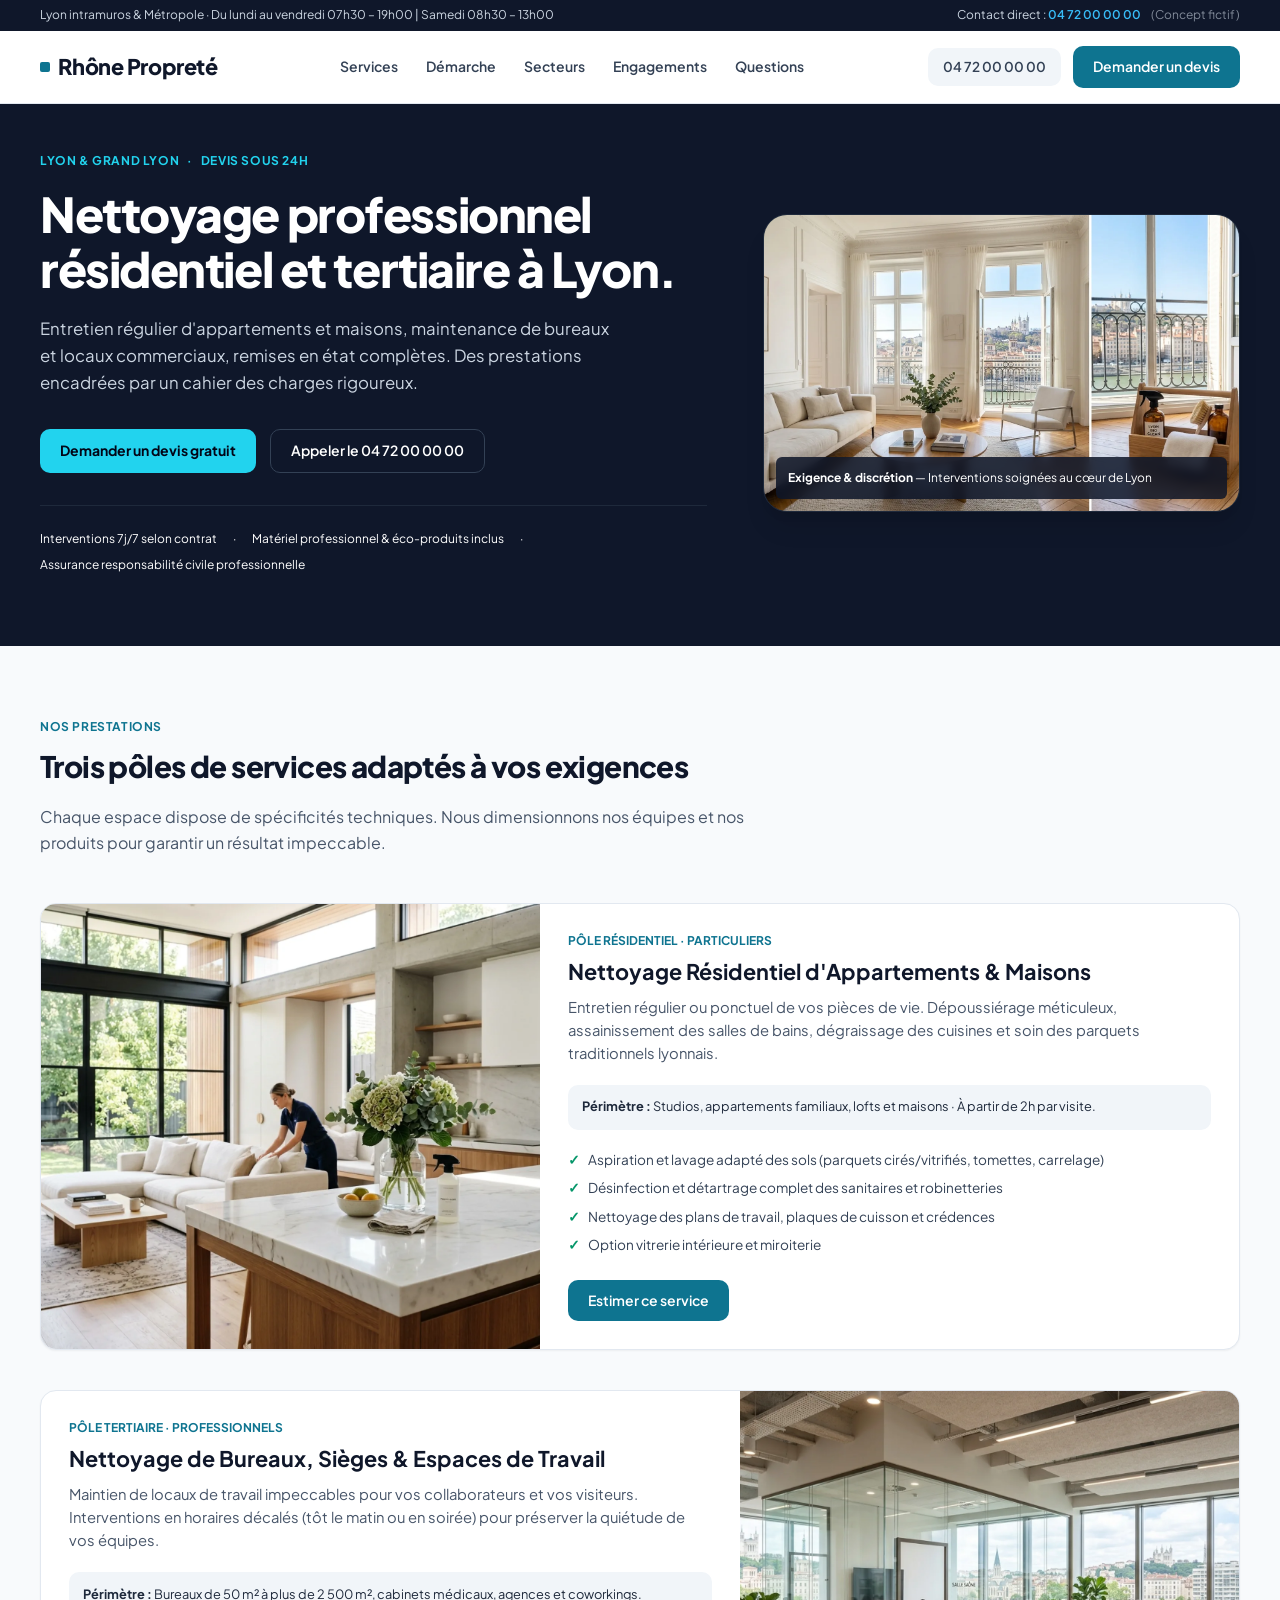
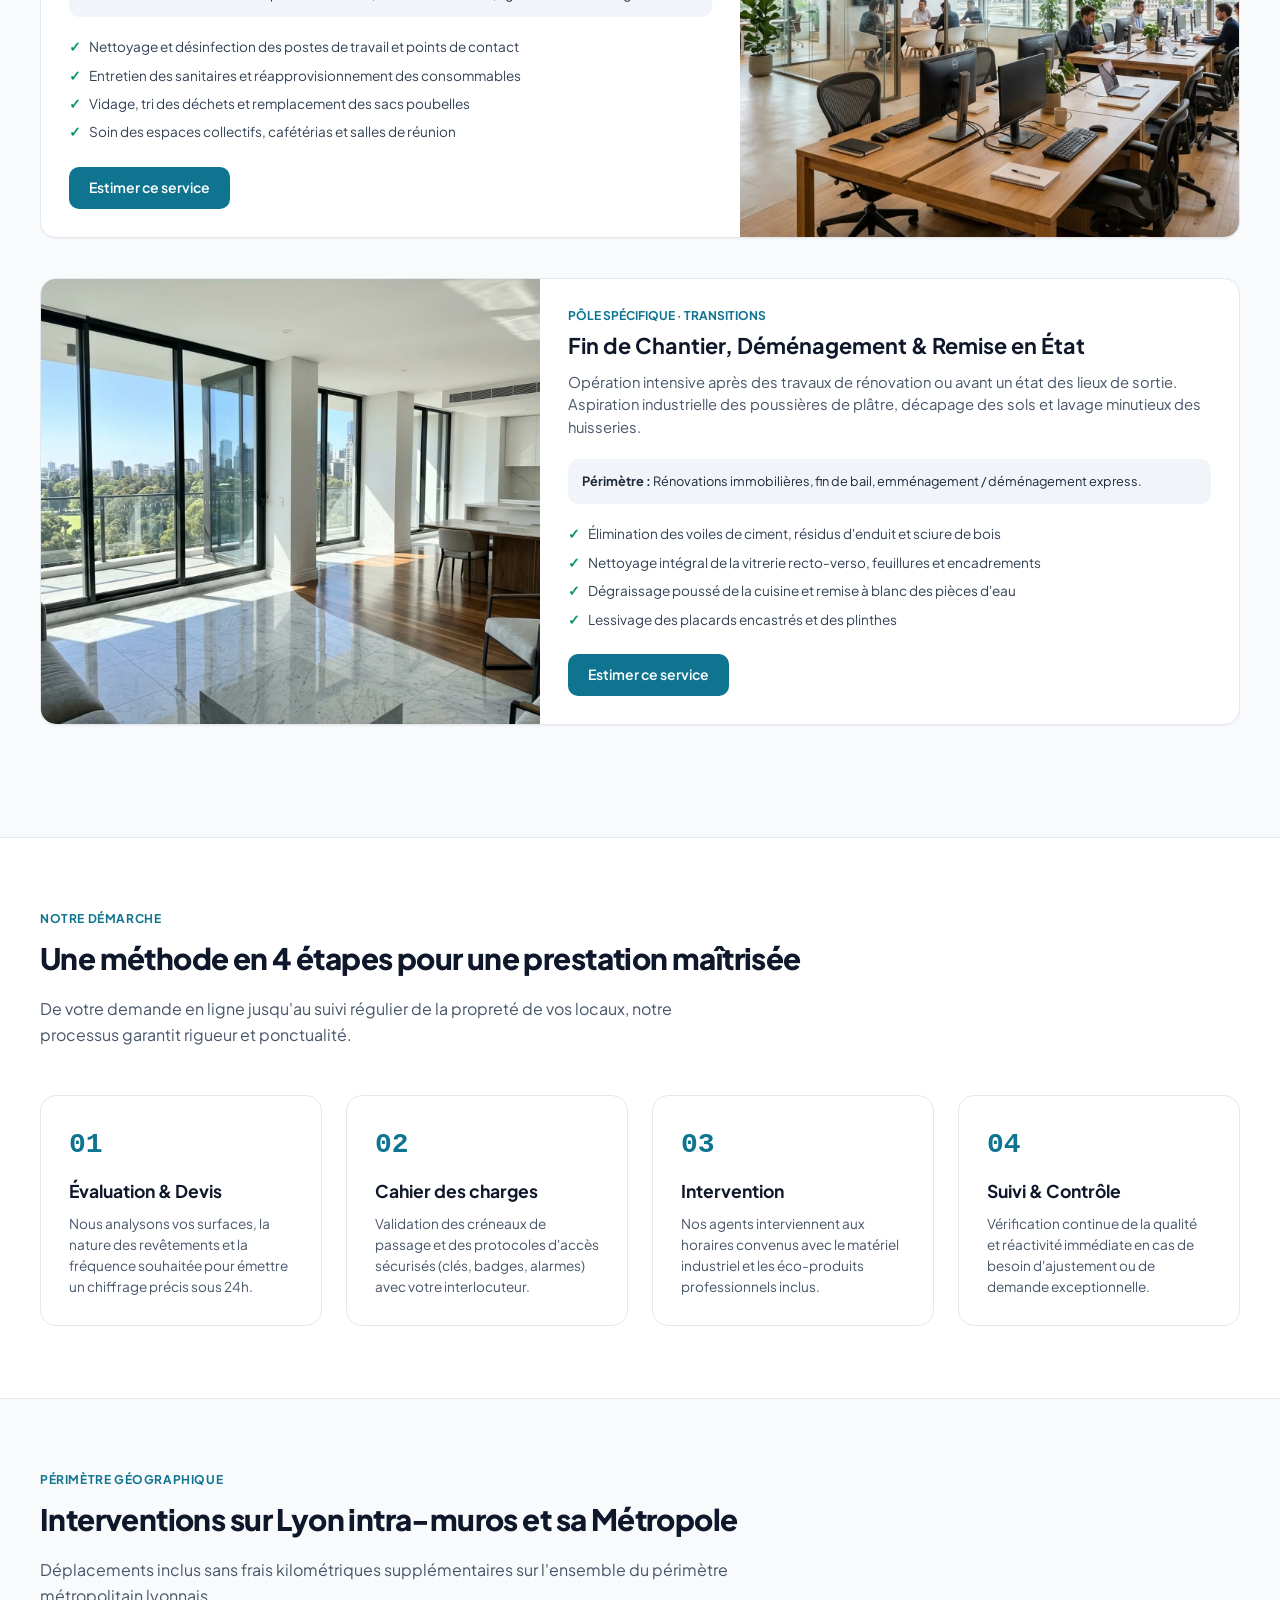
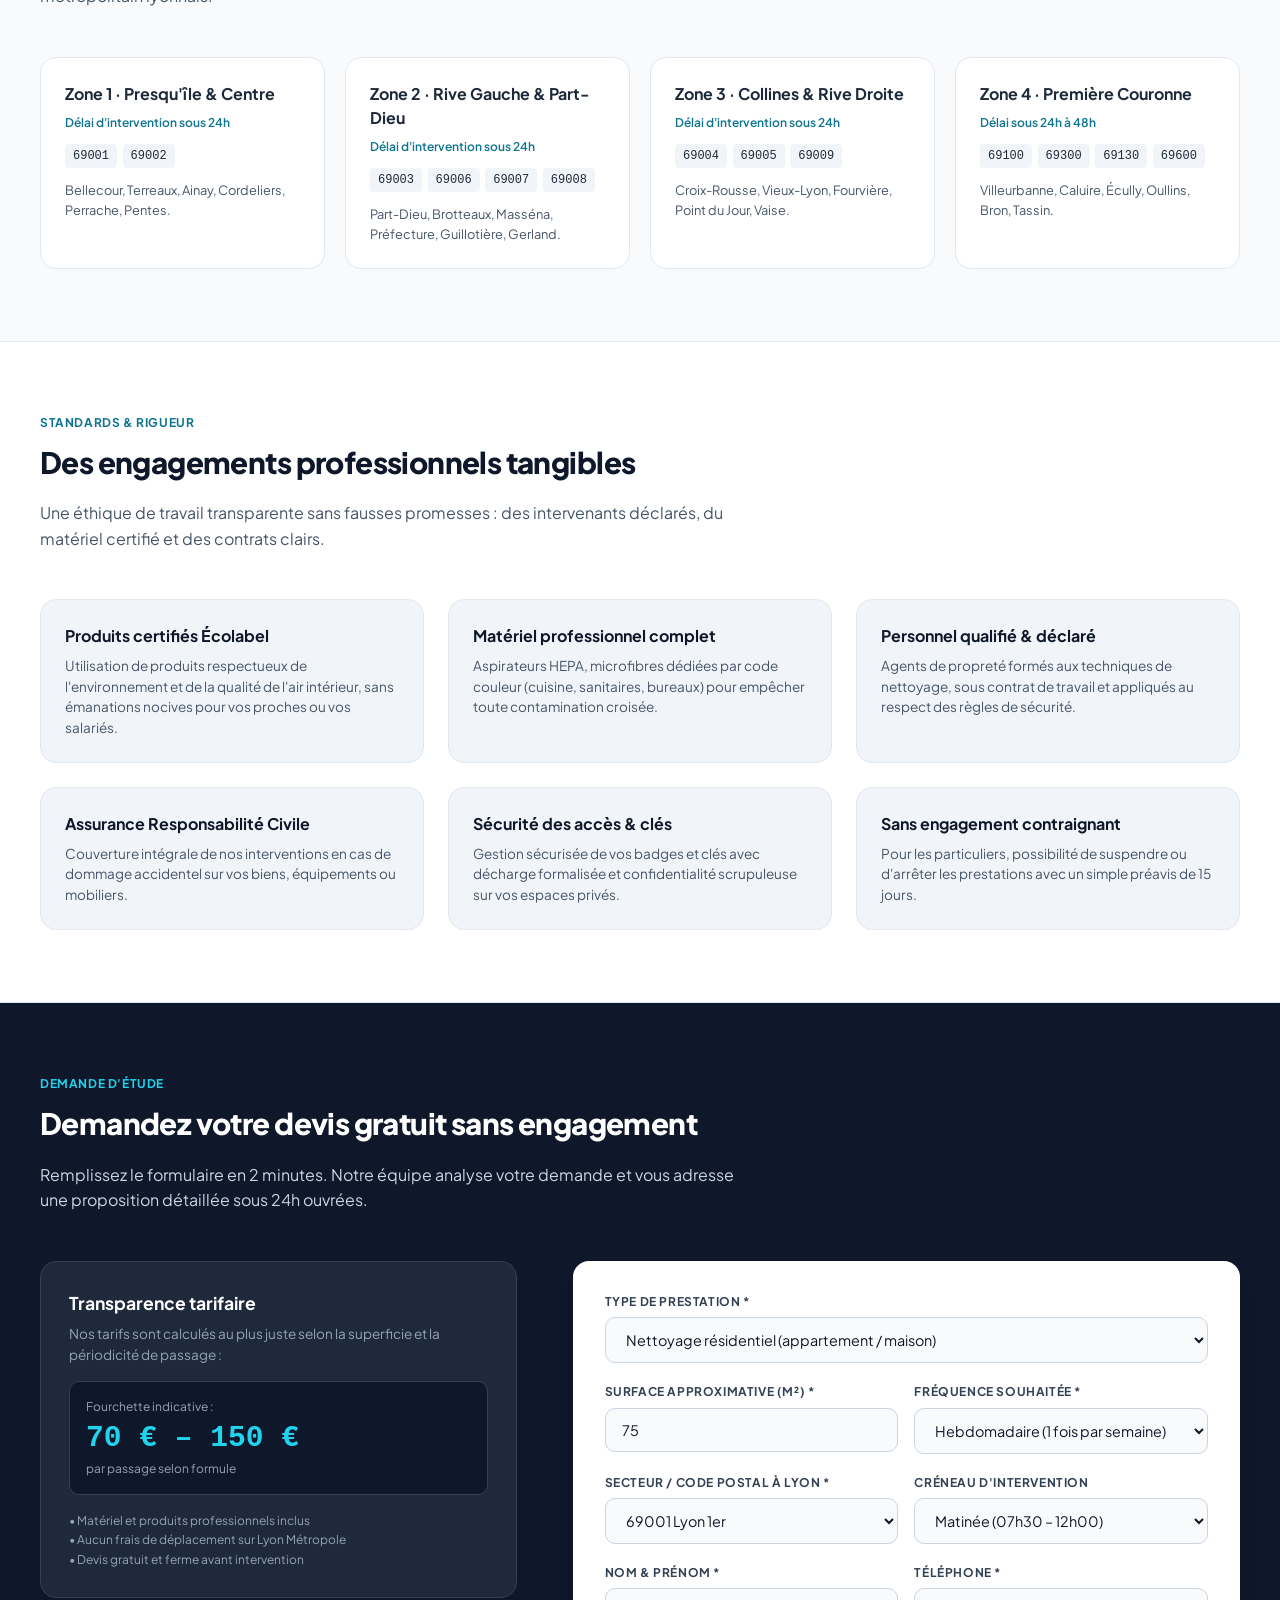
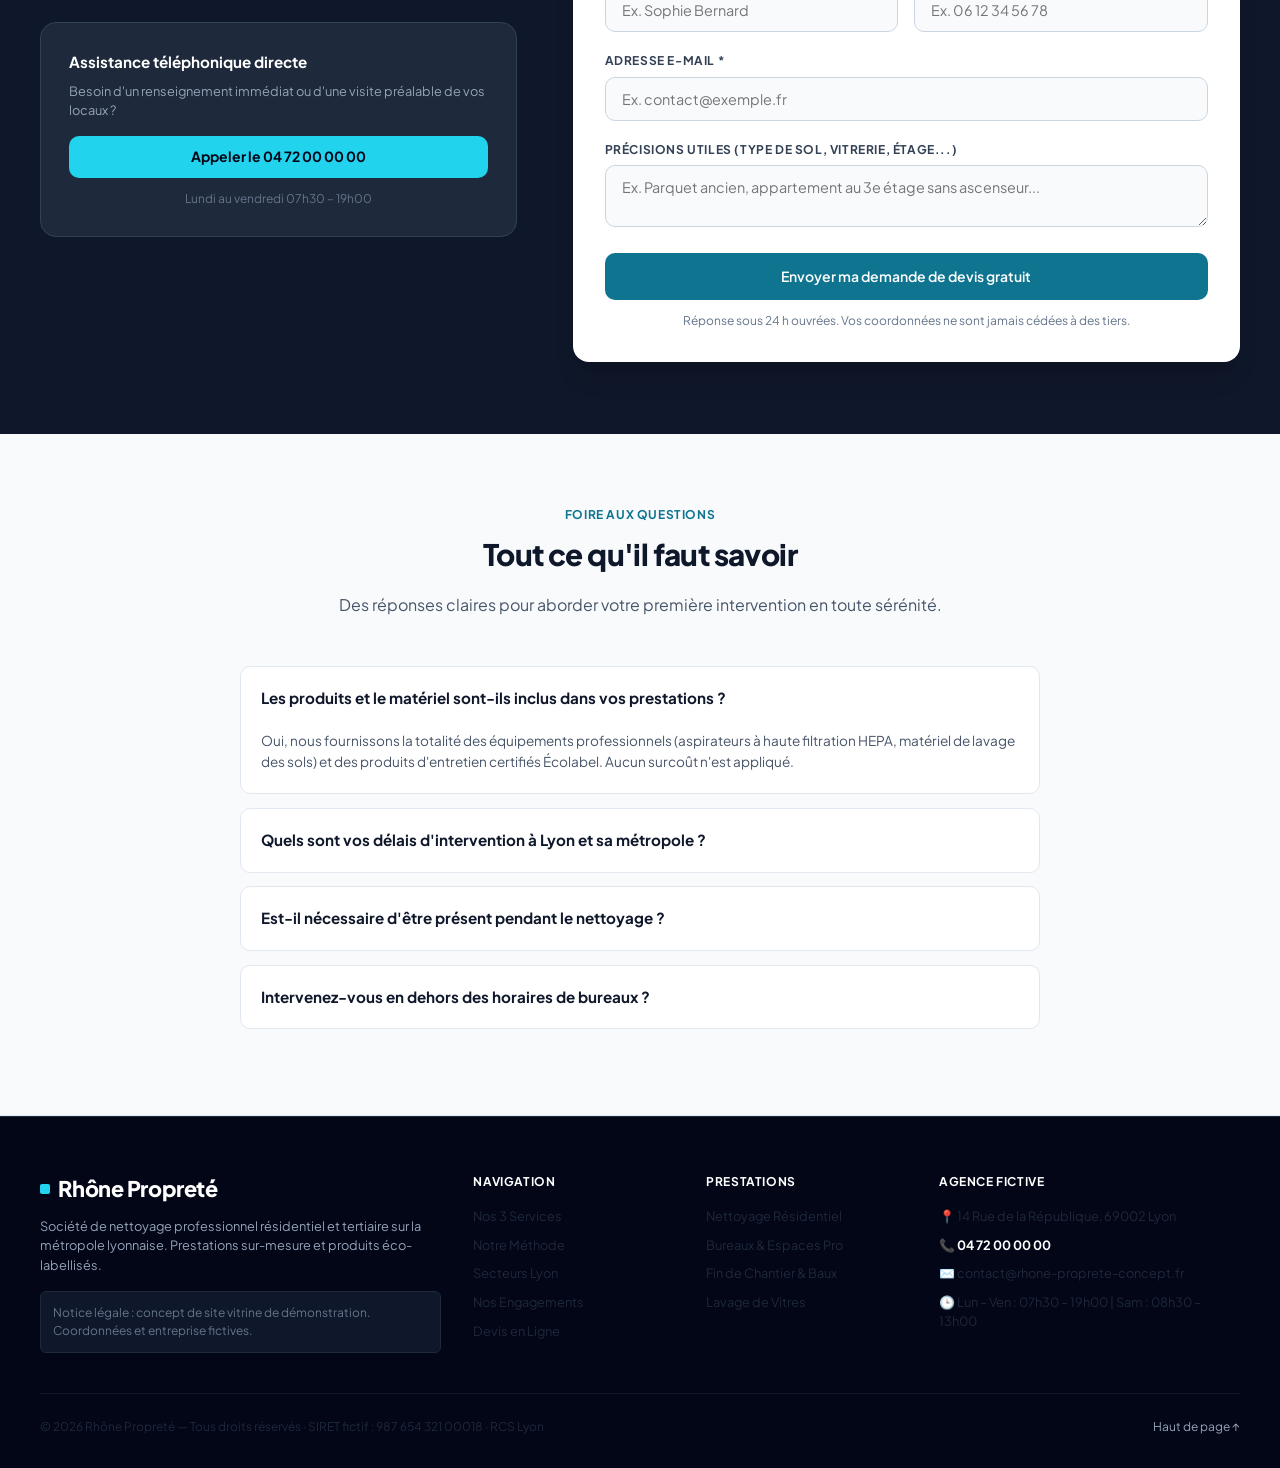
<file: standalone/index.html>
<!doctype html>
<html lang="fr">
<head>
  <meta charset="UTF-8">
  <meta name="viewport" content="width=device-width, initial-scale=1.0">
  <title>Rhône Propreté — Nettoyage Résidentiel & Tertiaire à Lyon</title>
  <meta name="description" content="Services professionnels d'entretien ménager résidentiel et de bureaux à Lyon et dans sa métropole. Devis gratuit sous 24h.">
  <link rel="preconnect" href="https://fonts.googleapis.com">
  <link rel="preconnect" href="https://fonts.gstatic.com" crossorigin>
  <link href="https://fonts.googleapis.com/css2?family=Plus+Jakarta+Sans:wght@400;500;600;700;800&display=swap" rel="stylesheet">
  <link rel="stylesheet" href="styles.css">
</head>
<body>

  <!-- Notice bandeau haut -->
  <div class="top-notice">
    <div class="container top-notice-content">
      <div>
        <span>Lyon intramuros &amp; Métropole</span> · 
        <span>Du lundi au vendredi 07h30 – 19h00 | Samedi 08h30 – 13h00</span>
      </div>
      <div>
        <span>Contact direct : </span>
        <a href="tel:0472000000">04 72 00 00 00</a>
        <span style="opacity:0.6; margin-left:8px;">(Concept fictif)</span>
      </div>
    </div>
  </div>

  <!-- Header principal (Top Bar Contract: 3 zones) -->
  <header class="site-header">
    <div class="container nav-row">
      <!-- Zone 1 : Wordmark marque -->
      <a href="#" class="brand-wordmark">
        <span class="brand-dot"></span>
        Rhône Propreté
      </a>

      <!-- Zone 2 : Liens de navigation 1-2 mots -->
      <nav class="nav-links">
        <a href="#services">Services</a>
        <a href="#methode">Démarche</a>
        <a href="#secteurs">Secteurs</a>
        <a href="#engagements">Engagements</a>
        <a href="#faq">Questions</a>
      </nav>

      <!-- Zone 3 : Action principale -->
      <div class="header-actions">
        <a href="tel:0472000000" class="phone-link">
          04 72 00 00 00
        </a>
        <a href="#devis" class="btn btn-primary">
          Demander un devis
        </a>
      </div>
    </div>
  </header>

  <main>
    <!-- Section Hero -->
    <section class="hero-section">
      <div class="container hero-grid">
        <div>
          <div class="hero-kicker">
            <span>Lyon &amp; Grand Lyon</span> · <span>Devis sous 24h</span>
          </div>
          <h1 class="hero-title">
            Nettoyage professionnel résidentiel et tertiaire à Lyon.
          </h1>
          <p class="hero-description">
            Entretien régulier d'appartements et maisons, maintenance de bureaux et locaux commerciaux, remises en état complètes. Des prestations encadrées par un cahier des charges rigoureux.
          </p>
          <div class="hero-buttons">
            <a href="#devis" class="btn btn-accent">
              Demander un devis gratuit
            </a>
            <a href="tel:0472000000" class="btn btn-outline">
              Appeler le 04 72 00 00 00
            </a>
          </div>
          <div class="hero-meta-strip">
            <span>Interventions 7j/7 selon contrat</span> ·
            <span>Matériel professionnel &amp; éco-produits inclus</span> ·
            <span>Assurance responsabilité civile professionnelle</span>
          </div>
        </div>

        <div class="hero-image-wrap">
          <picture>
            <source srcset="/src/assets/images/hero_cleaning_lyon_1791717719413.webp" type="image/webp">
            <img src="/src/assets/images/hero_cleaning_lyon_1791717719413.jpg" alt="Intérieur contemporain d'un appartement lyonnais avec vue sur la ville" width="1600" height="1000" loading="eager" fetchpriority="high" decoding="async">
          </picture>
          <div class="hero-caption">
            <strong>Exigence &amp; discrétion</strong> — Interventions soignées au cœur de Lyon
          </div>
        </div>
      </div>
    </section>

    <!-- Section Services -->
    <section id="services" class="section">
      <div class="container">
        <div class="section-kicker">Nos Prestations</div>
        <h2 class="section-title">Trois pôles de services adaptés à vos exigences</h2>
        <p class="section-subtitle">
          Chaque espace dispose de spécificités techniques. Nous dimensionnons nos équipes et nos produits pour garantir un résultat impeccable.
        </p>

        <!-- Service 1 : Résidentiel -->
        <article id="service-residentiel" class="service-card" style="scroll-margin-top: 6rem;">
          <div class="service-image-holder">
            <picture>
              <source srcset="/src/assets/images/service_residential_clean_1791717732002.webp" type="image/webp">
              <img src="/src/assets/images/service_residential_clean_1791717732002.jpg" alt="Nettoyage résidentiel appartement à Lyon" width="1600" height="1200" loading="lazy" decoding="async">
            </picture>
          </div>
          <div class="service-body">
            <div>
              <div class="service-tag">Pôle Résidentiel · Particuliers</div>
              <h3 class="service-card-title">Nettoyage Résidentiel d'Appartements &amp; Maisons</h3>
              <p class="service-card-desc">
                Entretien régulier ou ponctuel de vos pièces de vie. Dépoussiérage méticuleux, assainissement des salles de bains, dégraissage des cuisines et soin des parquets traditionnels lyonnais.
              </p>
              <div class="service-info-box">
                <strong>Périmètre :</strong> Studios, appartements familiaux, lofts et maisons · À partir de 2h par visite.
              </div>
              <ul class="service-features-list">
                <li><span class="check-bullet">✓</span> Aspiration et lavage adapté des sols (parquets cirés/vitrifiés, tomettes, carrelage)</li>
                <li><span class="check-bullet">✓</span> Désinfection et détartrage complet des sanitaires et robinetteries</li>
                <li><span class="check-bullet">✓</span> Nettoyage des plans de travail, plaques de cuisson et crédences</li>
                <li><span class="check-bullet">✓</span> Option vitrerie intérieure et miroiterie</li>
              </ul>
            </div>
            <a href="#devis" class="btn btn-primary" style="align-self: flex-start;">Estimer ce service</a>
          </div>
        </article>

        <!-- Service 2 : Bureaux / Tertiaire -->
        <article id="service-tertiaire" class="service-card reverse" style="scroll-margin-top: 6rem;">
          <div class="service-image-holder">
            <picture>
              <source srcset="/src/assets/images/service_office_commercial_1791717744836.webp" type="image/webp">
              <img src="/src/assets/images/service_office_commercial_1791717744836.jpg" alt="Entretien de bureaux et espaces tertiaires à Lyon" width="1600" height="1200" loading="lazy" decoding="async">
            </picture>
          </div>
          <div class="service-body">
            <div>
              <div class="service-tag">Pôle Tertiaire · Professionnels</div>
              <h3 class="service-card-title">Nettoyage de Bureaux, Sièges &amp; Espaces de Travail</h3>
              <p class="service-card-desc">
                Maintien de locaux de travail impeccables pour vos collaborateurs et vos visiteurs. Interventions en horaires décalés (tôt le matin ou en soirée) pour préserver la quiétude de vos équipes.
              </p>
              <div class="service-info-box">
                <strong>Périmètre :</strong> Bureaux de 50 m² à plus de 2 500 m², cabinets médicaux, agences et coworkings.
              </div>
              <ul class="service-features-list">
                <li><span class="check-bullet">✓</span> Nettoyage et désinfection des postes de travail et points de contact</li>
                <li><span class="check-bullet">✓</span> Entretien des sanitaires et réapprovisionnement des consommables</li>
                <li><span class="check-bullet">✓</span> Vidage, tri des déchets et remplacement des sacs poubelles</li>
                <li><span class="check-bullet">✓</span> Soin des espaces collectifs, cafétérias et salles de réunion</li>
              </ul>
            </div>
            <a href="#devis" class="btn btn-primary" style="align-self: flex-start;">Estimer ce service</a>
          </div>
        </article>

        <!-- Service 3 : Remise en état -->
        <article id="service-specialise" class="service-card" style="scroll-margin-top: 6rem;">
          <div class="service-image-holder">
            <picture>
              <source srcset="/src/assets/images/service_renovation_windows_1791717755789.webp" type="image/webp">
              <img src="/src/assets/images/service_renovation_windows_1791717755789.jpg" alt="Remise en état fin de chantier et vitrerie à Lyon" width="1600" height="1200" loading="lazy" decoding="async">
            </picture>
          </div>
          <div class="service-body">
            <div>
              <div class="service-tag">Pôle Spécifique · Transitions</div>
              <h3 class="service-card-title">Fin de Chantier, Déménagement &amp; Remise en État</h3>
              <p class="service-card-desc">
                Opération intensive après des travaux de rénovation ou avant un état des lieux de sortie. Aspiration industrielle des poussières de plâtre, décapage des sols et lavage minutieux des huisseries.
              </p>
              <div class="service-info-box">
                <strong>Périmètre :</strong> Rénovations immobilières, fin de bail, emménagement / déménagement express.
              </div>
              <ul class="service-features-list">
                <li><span class="check-bullet">✓</span> Élimination des voiles de ciment, résidus d'enduit et sciure de bois</li>
                <li><span class="check-bullet">✓</span> Nettoyage intégral de la vitrerie recto-verso, feuillures et encadrements</li>
                <li><span class="check-bullet">✓</span> Dégraissage poussé de la cuisine et remise à blanc des pièces d'eau</li>
                <li><span class="check-bullet">✓</span> Lessivage des placards encastrés et des plinthes</li>
              </ul>
            </div>
            <a href="#devis" class="btn btn-primary" style="align-self: flex-start;">Estimer ce service</a>
          </div>
        </article>
      </div>
    </section>

    <!-- Section Méthode / Process -->
    <section id="methode" class="section" style="background-color: #ffffff;">
      <div class="container">
        <div class="section-kicker">Notre Démarche</div>
        <h2 class="section-title">Une méthode en 4 étapes pour une prestation maîtrisée</h2>
        <p class="section-subtitle">
          De votre demande en ligne jusqu'au suivi régulier de la propreté de vos locaux, notre processus garantit rigueur et ponctualité.
        </p>

        <div class="process-grid">
          <div class="process-step">
            <div class="step-num">01</div>
            <h3 class="step-title">Évaluation &amp; Devis</h3>
            <p class="step-desc">
              Nous analysons vos surfaces, la nature des revêtements et la fréquence souhaitée pour émettre un chiffrage précis sous 24h.
            </p>
          </div>
          <div class="process-step">
            <div class="step-num">02</div>
            <h3 class="step-title">Cahier des charges</h3>
            <p class="step-desc">
              Validation des créneaux de passage et des protocoles d'accès sécurisés (clés, badges, alarmes) avec votre interlocuteur.
            </p>
          </div>
          <div class="process-step">
            <div class="step-num">03</div>
            <h3 class="step-title">Intervention</h3>
            <p class="step-desc">
              Nos agents interviennent aux horaires convenus avec le matériel industriel et les éco-produits professionnels inclus.
            </p>
          </div>
          <div class="process-step">
            <div class="step-num">04</div>
            <h3 class="step-title">Suivi &amp; Contrôle</h3>
            <p class="step-desc">
              Vérification continue de la qualité et réactivité immédiate en cas de besoin d'ajustement ou de demande exceptionnelle.
            </p>
          </div>
        </div>
      </div>
    </section>

    <!-- Section Secteurs Lyon -->
    <section id="secteurs" class="section">
      <div class="container">
        <div class="section-kicker">Périmètre Géographique</div>
        <h2 class="section-title">Interventions sur Lyon intra-muros et sa Métropole</h2>
        <p class="section-subtitle">
          Déplacements inclus sans frais kilométriques supplémentaires sur l'ensemble du périmètre métropolitain lyonnais.
        </p>

        <div class="zones-grid">
          <div class="zone-item">
            <h4>Zone 1 · Presqu'île &amp; Centre</h4>
            <div class="zone-lead">Délai d'intervention sous 24h</div>
            <div class="cp-tags">
              <span class="cp-tag">69001</span>
              <span class="cp-tag">69002</span>
            </div>
            <p style="font-size:0.8rem; color:#475569;">Bellecour, Terreaux, Ainay, Cordeliers, Perrache, Pentes.</p>
          </div>

          <div class="zone-item">
            <h4>Zone 2 · Rive Gauche &amp; Part-Dieu</h4>
            <div class="zone-lead">Délai d'intervention sous 24h</div>
            <div class="cp-tags">
              <span class="cp-tag">69003</span>
              <span class="cp-tag">69006</span>
              <span class="cp-tag">69007</span>
              <span class="cp-tag">69008</span>
            </div>
            <p style="font-size:0.8rem; color:#475569;">Part-Dieu, Brotteaux, Masséna, Préfecture, Guillotière, Gerland.</p>
          </div>

          <div class="zone-item">
            <h4>Zone 3 · Collines &amp; Rive Droite</h4>
            <div class="zone-lead">Délai d'intervention sous 24h</div>
            <div class="cp-tags">
              <span class="cp-tag">69004</span>
              <span class="cp-tag">69005</span>
              <span class="cp-tag">69009</span>
            </div>
            <p style="font-size:0.8rem; color:#475569;">Croix-Rousse, Vieux-Lyon, Fourvière, Point du Jour, Vaise.</p>
          </div>

          <div class="zone-item">
            <h4>Zone 4 · Première Couronne</h4>
            <div class="zone-lead">Délai sous 24h à 48h</div>
            <div class="cp-tags">
              <span class="cp-tag">69100</span>
              <span class="cp-tag">69300</span>
              <span class="cp-tag">69130</span>
              <span class="cp-tag">69600</span>
            </div>
            <p style="font-size:0.8rem; color:#475569;">Villeurbanne, Caluire, Écully, Oullins, Bron, Tassin.</p>
          </div>
        </div>
      </div>
    </section>

    <!-- Section Engagements -->
    <section id="engagements" class="section" style="background-color: #ffffff;">
      <div class="container">
        <div class="section-kicker">Standards &amp; Rigueur</div>
        <h2 class="section-title">Des engagements professionnels tangibles</h2>
        <p class="section-subtitle">
          Une éthique de travail transparente sans fausses promesses : des intervenants déclarés, du matériel certifié et des contrats clairs.
        </p>

        <div class="commitments-grid">
          <div class="commitment-card">
            <h3>Produits certifiés Écolabel</h3>
            <p>Utilisation de produits respectueux de l'environnement et de la qualité de l'air intérieur, sans émanations nocives pour vos proches ou vos salariés.</p>
          </div>
          <div class="commitment-card">
            <h3>Matériel professionnel complet</h3>
            <p>Aspirateurs HEPA, microfibres dédiées par code couleur (cuisine, sanitaires, bureaux) pour empêcher toute contamination croisée.</p>
          </div>
          <div class="commitment-card">
            <h3>Personnel qualifié &amp; déclaré</h3>
            <p>Agents de propreté formés aux techniques de nettoyage, sous contrat de travail et appliqués au respect des règles de sécurité.</p>
          </div>
          <div class="commitment-card">
            <h3>Assurance Responsabilité Civile</h3>
            <p>Couverture intégrale de nos interventions en cas de dommage accidentel sur vos biens, équipements ou mobiliers.</p>
          </div>
          <div class="commitment-card">
            <h3>Sécurité des accès &amp; clés</h3>
            <p>Gestion sécurisée de vos badges et clés avec décharge formalisée et confidentialité scrupuleuse sur vos espaces privés.</p>
          </div>
          <div class="commitment-card">
            <h3>Sans engagement contraignant</h3>
            <p>Pour les particuliers, possibilité de suspendre ou d'arrêter les prestations avec un simple préavis de 15 jours.</p>
          </div>
        </div>
      </div>
    </section>

    <!-- Section Devis & Contact Form -->
    <section id="devis" class="quote-section">
      <div class="container">
        <div class="section-kicker" style="color:#22d3ee;">Demande d'Étude</div>
        <h2 class="section-title" style="color:#ffffff;">Demandez votre devis gratuit sans engagement</h2>
        <p class="section-subtitle" style="color:#cbd5e1;">
          Remplissez le formulaire en 2 minutes. Notre équipe analyse votre demande et vous adresse une proposition détaillée sous 24h ouvrées.
        </p>

        <div class="quote-layout">
          <!-- Sidebar avec estimation indicative -->
          <div class="quote-sidebar">
            <div class="estimate-box">
              <h3 style="font-size:1.1rem; font-weight:700; color:#ffffff; margin-bottom:0.5rem;">
                Transparence tarifaire
              </h3>
              <p style="font-size:0.85rem; color:#94a3b8; line-height:1.5;">
                Nos tarifs sont calculés au plus juste selon la superficie et la périodicité de passage :
              </p>
              <div class="estimate-display">
                <div style="font-size:0.75rem; color:#94a3b8;">Fourchette indicative :</div>
                <div class="estimate-number">70 € – 150 €</div>
                <div style="font-size:0.75rem; color:#94a3b8;">par passage selon formule</div>
              </div>
              <ul style="font-size:0.75rem; color:#94a3b8; list-style:none; line-height:1.6;">
                <li>• Matériel et produits professionnels inclus</li>
                <li>• Aucun frais de déplacement sur Lyon Métropole</li>
                <li>• Devis gratuit et ferme avant intervention</li>
              </ul>
            </div>

            <div class="estimate-box">
              <h4 style="font-size:0.95rem; font-weight:700; color:#ffffff; margin-bottom:0.5rem;">
                Assistance téléphonique directe
              </h4>
              <p style="font-size:0.8rem; color:#94a3b8; margin-bottom:1rem;">
                Besoin d'un renseignement immédiat ou d'une visite préalable de vos locaux ?
              </p>
              <a href="tel:0472000000" class="btn btn-accent" style="width: 100%;">
                Appeler le 04 72 00 00 00
              </a>
              <div style="font-size:0.75rem; color:#64748b; text-align:center; margin-top:0.75rem;">
                Lundi au vendredi 07h30 – 19h00
              </div>
            </div>
          </div>

          <!-- Formulaire de contact -->
          <div class="quote-form-card">
            <form id="standalone-form" action="#" method="POST">
              <div class="form-group">
                <label class="form-label" for="type-service">Type de prestation *</label>
                <select id="type-service" class="input-field" required>
                  <option value="residentiel">Nettoyage résidentiel (appartement / maison)</option>
                  <option value="tertiaire">Bureaux &amp; locaux professionnels</option>
                  <option value="specialise">Remise en état fin de chantier / déménagement</option>
                </select>
              </div>

              <div class="form-row">
                <div class="form-group">
                  <label class="form-label" for="surface">Surface approximative (m²) *</label>
                  <input type="number" id="surface" class="input-field" placeholder="Ex. 75" min="15" max="5000" required value="75">
                </div>
                <div class="form-group">
                  <label class="form-label" for="frequence">Fréquence souhaitée *</label>
                  <select id="frequence" class="input-field" required>
                    <option value="hebdomadaire">Hebdomadaire (1 fois par semaine)</option>
                    <option value="bimensuel">Bimensuel (toutes les 2 semaines)</option>
                    <option value="mensuel">Mensuel</option>
                    <option value="ponctuel">Intervention ponctuelle unique</option>
                  </select>
                </div>
              </div>

              <div class="form-row">
                <div class="form-group">
                  <label class="form-label" for="code-postal">Secteur / Code postal à Lyon *</label>
                  <select id="code-postal" name="postal-code" autocomplete="postal-code" class="input-field" required>
                    <option value="69001">69001 Lyon 1er</option>
                    <option value="69002">69002 Lyon 2e</option>
                    <option value="69003">69003 Lyon 3e</option>
                    <option value="69004">69004 Lyon 4e</option>
                    <option value="69005">69005 Lyon 5e</option>
                    <option value="69006">69006 Lyon 6e</option>
                    <option value="69007">69007 Lyon 7e</option>
                    <option value="69008">69008 Lyon 8e</option>
                    <option value="69009">69009 Lyon 9e</option>
                    <option value="69100">69100 Villeurbanne</option>
                    <option value="69300">69300 Caluire</option>
                    <option value="autre">Autre commune Métropole de Lyon</option>
                  </select>
                </div>
                <div class="form-group">
                  <label class="form-label" for="horaires">Créneau d'intervention</label>
                  <select id="horaires" class="input-field">
                    <option value="matin">Matinée (07h30 – 12h00)</option>
                    <option value="apres-midi">Après-midi (13h30 – 18h00)</option>
                    <option value="soir">Fin de journée / Hors bureaux</option>
                    <option value="flexible">Indifférent</option>
                  </select>
                </div>
              </div>

              <div class="form-row">
                <div class="form-group">
                  <label class="form-label" for="nom">Nom &amp; Prénom *</label>
                  <input type="text" id="nom" name="name" autocomplete="name" class="input-field" placeholder="Ex. Sophie Bernard" required>
                </div>
                <div class="form-group">
                  <label class="form-label" for="telephone">Téléphone *</label>
                  <input type="tel" id="telephone" name="tel" autocomplete="tel" class="input-field" placeholder="Ex. 06 12 34 56 78" required>
                </div>
              </div>

              <div class="form-group">
                <label class="form-label" for="email">Adresse E-mail *</label>
                <input type="email" id="email" name="email" autocomplete="email" class="input-field" placeholder="Ex. contact@exemple.fr" required>
              </div>

              <div class="form-group">
                <label class="form-label" for="remarques">Précisions utiles (type de sol, vitrerie, étage...)</label>
                <textarea id="remarques" class="input-field" rows="2" placeholder="Ex. Parquet ancien, appartement au 3e étage sans ascenseur..."></textarea>
              </div>

              <button type="submit" class="btn btn-primary" style="width: 100%; padding: 0.9rem;">
                Envoyer ma demande de devis gratuit
              </button>
              <div style="font-size:0.75rem; color:#64748b; text-align:center; margin-top:0.75rem;">
                Réponse sous 24&nbsp;h ouvrées. Vos coordonnées ne sont jamais cédées à des tiers.
              </div>
            </form>

            <div id="confirmation-msg" style="display:none; text-align:center; padding: 1.5rem 1rem;">
              <div style="font-size: 2rem; color: #059669; margin-bottom: 0.5rem;">✓</div>
              <h3 id="confirm-title" style="font-size: 1.25rem; font-weight: 800; color: #0f172a; margin-bottom: 0.5rem;">
                Demande de devis enregistrée
              </h3>
              <p id="confirm-desc" style="font-size: 0.85rem; color: #475569; max-width: 26rem; margin: 0 auto 1rem; line-height: 1.5;">
                Votre demande a été traitée.
              </p>
              <div style="background:#f8fafc; border:1px solid #e2e8f0; border-radius:8px; padding:1rem; max-width:26rem; margin:0 auto 1.25rem; text-align:left; font-size:0.8rem; line-height:1.6;" id="confirm-recap">
              </div>
              <div style="display:flex; flex-wrap:wrap; justify-content:center; gap:0.5rem;">
                <a id="confirm-mailto" href="mailto:contact@rhone-proprete-concept.fr" class="btn btn-primary">
                  Préparer l'e-mail direct
                </a>
                <a href="tel:+33472000000" class="btn btn-outline" style="color:#0f172a; border-color:#cbd5e1;">
                  Appeler le 04 72 00 00 00
                </a>
              </div>
            </div>

            <script>
              document.getElementById('standalone-form').addEventListener('submit', async function(e) {
                e.preventDefault();
                const form = this;
                const nom = document.getElementById('nom').value.trim();
                const email = document.getElementById('email').value.trim();
                const phone = document.getElementById('telephone').value.trim();
                const surface = document.getElementById('surface').value;
                const service = document.getElementById('type-service').value;
                const frequence = document.getElementById('frequence').value;
                const cp = document.getElementById('code-postal').value;
                const ref = 'LYON-2026-' + Math.floor(100000 + Math.random() * 900000);

                let backendSuccess = false;
                try {
                  const res = await fetch('/api/quote', {
                    method: 'POST',
                    headers: { 'Content-Type': 'application/json' },
                    body: JSON.stringify({ fullName: nom, email, phone, surface, serviceType: service, frequency: frequence, postalCode: cp })
                  });
                  if (res.ok) backendSuccess = true;
                } catch(err) {
                  // Running in pure static mode without API
                }

                form.style.display = 'none';
                const confirmBox = document.getElementById('confirmation-msg');
                const confirmTitle = document.getElementById('confirm-title');
                const confirmDesc = document.getElementById('confirm-desc');
                const confirmRecap = document.getElementById('confirm-recap');
                const mailtoBtn = document.getElementById('confirm-mailto');

                if (backendSuccess) {
                  confirmTitle.textContent = "Demande validée sur l'API backend";
                  confirmDesc.textContent = "Votre devis a été enregistré sur le serveur avec la référence " + ref + ".";
                } else {
                  confirmTitle.textContent = "Estimation calculée (Mode démonstration)";
                  confirmDesc.textContent = "En mode fichier local sans serveur backend, aucune donnée n'a été transmise à des tiers. Vous pouvez officialiser votre demande par téléphone ou e-mail prérempli :";
                }

                confirmRecap.innerHTML = "<strong>Référence :</strong> " + ref + "<br>" +
                  "<strong>Client :</strong> " + nom + "<br>" +
                  "<strong>Surface :</strong> " + surface + " m² (" + service + ")<br>" +
                  "<strong>Contact :</strong> " + phone + " · " + email;

                const mailtoUrl = "mailto:contact@rhone-proprete-concept.fr?subject=" + encodeURIComponent("Demande de devis " + ref + " - " + nom) +
                  "&body=" + encodeURIComponent("Bonjour,\n\nJe souhaite demander un devis (Réf: " + ref + ") pour :\nPrestation : " + service + "\nSurface : " + surface + " m²\nFréquence : " + frequence + "\nTéléphone : " + phone + "\n\nCordialement,\n" + nom);
                mailtoBtn.href = mailtoUrl;

                confirmBox.style.display = 'block';
              });
            </script>
          </div>
        </div>
      </div>
    </section>

    <!-- Section FAQ -->
    <section id="faq" class="section">
      <div class="container">
        <div class="faq-wrap">
          <div class="section-kicker" style="text-align:center;">Foire Aux Questions</div>
          <h2 class="section-title" style="text-align:center;">Tout ce qu'il faut savoir</h2>
          <p class="section-subtitle" style="text-align:center; margin-left:auto; margin-right:auto;">
            Des réponses claires pour aborder votre première intervention en toute sérénité.
          </p>

          <details class="faq-item" open>
            <summary class="faq-summary">
              Les produits et le matériel sont-ils inclus dans vos prestations ?
            </summary>
            <div class="faq-answer">
              Oui, nous fournissons la totalité des équipements professionnels (aspirateurs à haute filtration HEPA, matériel de lavage des sols) et des produits d'entretien certifiés Écolabel. Aucun surcoût n'est appliqué.
            </div>
          </details>

          <details class="faq-item">
            <summary class="faq-summary">
              Quels sont vos délais d'intervention à Lyon et sa métropole ?
            </summary>
            <div class="faq-answer">
              Votre devis est établi sous 24h ouvrées. Pour une intervention d'urgence (état des lieux, fin de chantier), un démarrage est généralement possible sous 48 à 72 heures selon nos disponibilités de planning.
            </div>
          </details>

          <details class="faq-item">
            <summary class="faq-summary">
              Est-il nécessaire d'être présent pendant le nettoyage ?
            </summary>
            <div class="faq-answer">
              Non. Pour les particuliers comme pour les entreprises, nous mettons en place un protocole sécurisé de remise de clés ou de badges avec décharge de responsabilité écrite. Vous pouvez vaquer à vos occupations en toute quiétude.
            </div>
          </details>

          <details class="faq-item">
            <summary class="faq-summary">
              Intervenez-vous en dehors des horaires de bureaux ?
            </summary>
            <div class="faq-answer">
              Oui, nous planifions les passages pour les entreprises avant 08h30 ou après 18h00 afin de garantir un espace de travail propre sans gêner vos collaborateurs et réunions.
            </div>
          </details>
        </div>
      </div>
    </section>
  </main>

  <!-- Footer -->
  <footer class="site-footer">
    <div class="container">
      <div class="footer-grid">
        <div class="footer-col">
          <div class="brand-wordmark" style="color: #ffffff; margin-bottom: 0.75rem;">
            <span class="brand-dot" style="background-color: #22d3ee;"></span>
            Rhône Propreté
          </div>
          <p style="font-size:0.8rem; color:#94a3b8; line-height:1.5; margin-bottom:1rem;">
            Société de nettoyage professionnel résidentiel et tertiaire sur la métropole lyonnaise. Prestations sur-mesure et produits éco-labellisés.
          </p>
          <div style="font-size:0.75rem; color:#64748b; background:#0f172a; padding:0.75rem; border-radius:6px; border:1px solid #1e293b;">
            Notice légale : concept de site vitrine de démonstration. Coordonnées et entreprise fictives.
          </div>
        </div>

        <div class="footer-col">
          <h4>Navigation</h4>
          <ul class="footer-links">
            <li><a href="#services">Nos 3 Services</a></li>
            <li><a href="#methode">Notre Méthode</a></li>
            <li><a href="#secteurs">Secteurs Lyon</a></li>
            <li><a href="#engagements">Nos Engagements</a></li>
            <li><a href="#devis">Devis en Ligne</a></li>
          </ul>
        </div>

        <div class="footer-col">
          <h4>Prestations</h4>
          <ul class="footer-links">
            <li><a href="#service-residentiel">Nettoyage Résidentiel</a></li>
            <li><a href="#service-tertiaire">Bureaux &amp; Espaces Pro</a></li>
            <li><a href="#service-specialise">Fin de Chantier &amp; Baux</a></li>
            <li><a href="#service-residentiel">Lavage de Vitres</a></li>
          </ul>
        </div>

        <div class="footer-col">
          <h4>Agence Fictive</h4>
          <ul class="footer-links">
            <li>📍 14 Rue de la République, 69002 Lyon</li>
            <li>📞 <a href="tel:+33472000000" style="color:#ffffff; font-weight:700;">04 72 00 00 00</a></li>
            <li>✉️ contact@rhone-proprete-concept.fr</li>
            <li>🕒 Lun – Ven : 07h30 – 19h00 | Sam : 08h30 – 13h00</li>
          </ul>
        </div>
      </div>

      <div class="footer-bottom">
        <div>
          © 2026 Rhône Propreté — Tous droits réservés · SIRET fictif : 987 654 321 00018 · RCS Lyon
        </div>
        <div>
          <a href="#" style="color:#94a3b8;">Haut de page ↑</a>
        </div>
      </div>
    </div>
  </footer>

  <!-- Mobile sticky quick bar (<15% de la hauteur de l'écran) -->
  <div class="mobile-bar">
    <a href="tel:0472000000" class="btn" style="background:#f1f5f9; color:#0f172a; font-size:0.8rem;">
      📞 04 72 00 00 00
    </a>
    <a href="#devis" class="btn btn-primary" style="font-size:0.8rem;">
      Devis gratuit
    </a>
  </div>

</body>
</html>
</file>
<file: standalone/styles.css>
/* ==========================================================================
   Rhône Propreté Lyon - Feuille de styles CSS pure & autonome
   Design responsive, mobile-first, conforme aux contrastes WCAG AA
   ========================================================================== */

:root {
  --color-primary: #0e7490;
  --color-primary-dark: #155e75;
  --color-primary-light: #e0f2fe;
  --color-accent: #22d3ee;
  --color-dark: #0f172a;
  --color-dark-surface: #1e293b;
  --color-slate-100: #f1f5f9;
  --color-slate-200: #e2e8f0;
  --color-slate-300: #cbd5e1;
  --color-slate-500: #64748b;
  --color-slate-600: #475569;
  --color-slate-700: #334155;
  --color-slate-800: #1e293b;
  --color-slate-900: #0f172a;
  --color-slate-950: #020617;
  --color-emerald-bg: #ecfdf5;
  --color-emerald-text: #065f46;
  --color-white: #ffffff;
  --font-main: 'Plus Jakarta Sans', -apple-system, BlinkMacSystemFont, 'Segoe UI', Roboto, sans-serif;
  --font-mono: ui-monospace, SFMono-Regular, Menlo, Monaco, Consolas, monospace;
  --radius-sm: 6px;
  --radius-md: 10px;
  --radius-lg: 16px;
  --radius-xl: 24px;
  --shadow-sm: 0 1px 2px 0 rgba(0, 0, 0, 0.05);
  --shadow-md: 0 4px 6px -1px rgba(0, 0, 0, 0.1), 0 2px 4px -2px rgba(0, 0, 0, 0.1);
  --shadow-lg: 0 10px 15px -3px rgba(0, 0, 0, 0.1), 0 4px 6px -4px rgba(0, 0, 0, 0.1);
  --shadow-xl: 0 20px 25px -5px rgba(0, 0, 0, 0.1), 0 8px 10px -6px rgba(0, 0, 0, 0.1);
}

/* Base resets & box-sizing */
*, *::before, *::after {
  box-sizing: border-box;
  margin: 0;
  padding: 0;
}

html {
  font-family: var(--font-main);
  scroll-behavior: smooth;
  font-size: 16px;
  color: var(--color-slate-800);
  background-color: #f8fafc;
  line-height: 1.5;
}

body {
  margin: 0;
  padding: 0;
  -webkit-font-smoothing: antialiased;
}

a {
  color: inherit;
  text-decoration: none;
}

button, input, select, textarea {
  font-family: inherit;
  font-size: inherit;
}

img {
  max-width: 100%;
  display: block;
}

/* Accessibility focus rings */
*:focus-visible {
  outline: 2px solid var(--color-primary);
  outline-offset: 2px;
}

/* Container */
.container {
  width: 100%;
  max-width: 1240px;
  margin-left: auto;
  margin-right: auto;
  padding-left: 1.25rem;
  padding-right: 1.25rem;
}

/* Micro Top Notification Bar */
.top-notice {
  background-color: var(--color-slate-900);
  color: var(--color-slate-300);
  font-size: 0.75rem;
  padding: 0.4rem 1rem;
}

.top-notice-content {
  display: flex;
  justify-content: space-between;
  align-items: center;
  flex-wrap: wrap;
  gap: 0.5rem;
}

.top-notice a {
  color: #38bdf8;
  font-weight: 600;
}

/* Top Bar / Header */
.site-header {
  position: sticky;
  top: 0;
  z-index: 50;
  background-color: rgba(255, 255, 255, 0.95);
  backdrop-filter: blur(8px);
  border-bottom: 1px solid var(--color-slate-200);
}

.nav-row {
  height: 4.5rem;
  display: flex;
  align-items: center;
  justify-content: space-between;
  gap: 2rem;
}

.brand-wordmark {
  display: inline-flex;
  align-items: center;
  gap: 0.5rem;
  font-size: 1.35rem;
  font-weight: 800;
  color: var(--color-slate-900);
  letter-spacing: -0.02em;
  white-space: nowrap;
}

.brand-dot {
  width: 0.65rem;
  height: 0.65rem;
  background-color: var(--color-primary);
  border-radius: 2px;
}

.nav-links {
  display: none;
  align-items: center;
  gap: 1.75rem;
  font-size: 0.875rem;
  font-weight: 600;
  color: var(--color-slate-700);
}

.nav-links a {
  transition: color 0.15s ease;
}

.nav-links a:hover {
  color: var(--color-primary);
}

.header-actions {
  display: flex;
  align-items: center;
  gap: 0.75rem;
}

.btn {
  display: inline-flex;
  align-items: center;
  justify-content: center;
  gap: 0.5rem;
  padding: 0.65rem 1.25rem;
  font-size: 0.875rem;
  font-weight: 600;
  border-radius: var(--radius-md);
  border: none;
  cursor: pointer;
  transition: all 0.15s ease;
  white-space: nowrap;
}

.btn-primary {
  background-color: var(--color-primary);
  color: var(--color-white);
}

.btn-primary:hover {
  background-color: var(--color-primary-dark);
}

.btn-accent {
  background-color: var(--color-accent);
  color: var(--color-slate-950);
  font-weight: 700;
}

.btn-accent:hover {
  background-color: #67e8f9;
}

.btn-outline {
  background-color: transparent;
  color: var(--color-white);
  border: 1px solid var(--color-slate-700);
}

.btn-outline:hover {
  background-color: var(--color-slate-800);
  color: var(--color-accent);
}

.phone-link {
  display: none;
  font-size: 0.85rem;
  font-weight: 600;
  color: var(--color-slate-700);
  background: var(--color-slate-100);
  padding: 0.55rem 0.95rem;
  border-radius: var(--radius-md);
}

/* Hero Section */
.hero-section {
  background-color: var(--color-slate-900);
  color: var(--color-white);
  padding: 3rem 0 4.5rem;
  position: relative;
  overflow: hidden;
}

.hero-grid {
  display: grid;
  grid-template-columns: 1fr;
  gap: 2.5rem;
  align-items: center;
}

.hero-kicker {
  display: flex;
  align-items: center;
  gap: 0.5rem;
  font-size: 0.75rem;
  font-weight: 700;
  text-transform: uppercase;
  letter-spacing: 0.05em;
  color: var(--color-accent);
  margin-bottom: 1rem;
}

.hero-title {
  font-size: 2.25rem;
  line-height: 1.15;
  font-weight: 800;
  letter-spacing: -0.03em;
  margin-bottom: 1.25rem;
  text-wrap: balance;
}

.hero-description {
  font-size: 1.05rem;
  line-height: 1.6;
  color: var(--color-slate-300);
  margin-bottom: 2rem;
  max-width: 36rem;
}

.hero-buttons {
  display: flex;
  flex-direction: column;
  gap: 0.85rem;
  margin-bottom: 2rem;
}

.hero-meta-strip {
  display: flex;
  flex-wrap: wrap;
  gap: 0.5rem 1rem;
  font-size: 0.75rem;
  color: var(--color-slate-400);
  padding-top: 1.5rem;
  border-top: 1px solid var(--color-slate-800);
}

.hero-image-wrap {
  position: relative;
  border-radius: var(--radius-xl);
  overflow: hidden;
  border: 1px solid var(--color-slate-800);
  box-shadow: var(--shadow-xl);
  aspect-ratio: 16 / 10;
  background-color: var(--color-slate-800);
}

.hero-image-wrap img {
  width: 100%;
  height: 100%;
  object-fit: cover;
}

.hero-caption {
  position: absolute;
  bottom: 0.75rem;
  left: 0.75rem;
  right: 0.75rem;
  background-color: rgba(15, 23, 42, 0.85);
  backdrop-filter: blur(4px);
  padding: 0.75rem;
  border-radius: var(--radius-sm);
  font-size: 0.75rem;
}

/* Services Section */
.section {
  padding: 4.5rem 0;
  border-bottom: 1px solid var(--color-slate-200);
}

.section-kicker {
  font-size: 0.75rem;
  font-weight: 700;
  text-transform: uppercase;
  letter-spacing: 0.05em;
  color: var(--color-primary);
  margin-bottom: 0.5rem;
}

.section-title {
  font-size: 1.85rem;
  font-weight: 800;
  letter-spacing: -0.02em;
  color: var(--color-slate-900);
  margin-bottom: 1rem;
  text-wrap: balance;
}

.section-subtitle {
  font-size: 1rem;
  color: var(--color-slate-600);
  max-width: 44rem;
  margin-bottom: 3rem;
  line-height: 1.6;
}

.service-card {
  background-color: var(--color-white);
  border: 1px solid var(--color-slate-200);
  border-radius: var(--radius-lg);
  overflow: hidden;
  margin-bottom: 2.5rem;
  box-shadow: var(--shadow-sm);
  display: grid;
  grid-template-columns: 1fr;
}

.service-image-holder {
  min-height: 240px;
  position: relative;
  background-color: var(--color-slate-100);
}

.service-image-holder img {
  position: absolute;
  inset: 0;
  width: 100%;
  height: 100%;
  object-fit: cover;
}

.service-body {
  padding: 1.75rem;
  display: flex;
  flex-direction: column;
  justify-content: space-between;
}

.service-tag {
  font-size: 0.75rem;
  font-weight: 700;
  color: var(--color-primary);
  text-transform: uppercase;
  margin-bottom: 0.35rem;
}

.service-card-title {
  font-size: 1.35rem;
  font-weight: 700;
  color: var(--color-slate-900);
  margin-bottom: 0.5rem;
}

.service-card-desc {
  font-size: 0.925rem;
  color: var(--color-slate-600);
  line-height: 1.55;
  margin-bottom: 1.25rem;
}

.service-info-box {
  background-color: var(--color-slate-100);
  padding: 0.85rem;
  border-radius: var(--radius-md);
  font-size: 0.8rem;
  margin-bottom: 1.25rem;
  line-height: 1.4;
}

.service-features-list {
  list-style: none;
  margin-bottom: 1.5rem;
}

.service-features-list li {
  font-size: 0.85rem;
  color: var(--color-slate-700);
  margin-bottom: 0.5rem;
  display: flex;
  align-items: flex-start;
  gap: 0.5rem;
}

.check-bullet {
  color: #059669;
  font-weight: 800;
}

/* Process Section */
.process-grid {
  display: grid;
  grid-template-columns: 1fr;
  gap: 1.5rem;
}

.process-step {
  background-color: var(--color-white);
  padding: 1.75rem;
  border-radius: var(--radius-lg);
  border: 1px solid var(--color-slate-200);
}

.step-num {
  font-size: 1.75rem;
  font-weight: 900;
  font-family: var(--font-mono);
  color: var(--color-primary);
  margin-bottom: 0.75rem;
}

.step-title {
  font-size: 1.1rem;
  font-weight: 700;
  color: var(--color-slate-900);
  margin-bottom: 0.5rem;
}

.step-desc {
  font-size: 0.85rem;
  color: var(--color-slate-600);
  line-height: 1.55;
}

/* Service Area Section */
.area-search-card {
  background-color: var(--color-white);
  border: 1px solid var(--color-slate-200);
  border-radius: var(--radius-lg);
  padding: 1.75rem;
  margin-bottom: 2rem;
}

.input-field {
  width: 100%;
  padding: 0.75rem 1rem;
  background-color: #f8fafc;
  border: 1px solid var(--color-slate-300);
  border-radius: var(--radius-md);
  font-size: 0.9rem;
  color: var(--color-slate-900);
  outline: none;
  transition: all 0.15s ease;
}

.input-field:focus {
  background-color: #ffffff;
  border-color: var(--color-primary);
  box-shadow: 0 0 0 1px var(--color-primary);
}

.zones-grid {
  display: grid;
  grid-template-columns: 1fr;
  gap: 1.25rem;
}

.zone-item {
  background-color: var(--color-white);
  border: 1px solid var(--color-slate-200);
  border-radius: var(--radius-lg);
  padding: 1.5rem;
}

.zone-item h4 {
  font-size: 1rem;
  font-weight: 700;
  margin-bottom: 0.5rem;
}

.zone-lead {
  font-size: 0.75rem;
  color: var(--color-primary);
  font-weight: 600;
  margin-bottom: 0.75rem;
}

.cp-tags {
  display: flex;
  flex-wrap: wrap;
  gap: 0.35rem;
  margin-bottom: 0.85rem;
}

.cp-tag {
  background: var(--color-slate-100);
  font-size: 0.75rem;
  font-family: var(--font-mono);
  padding: 0.2rem 0.5rem;
  border-radius: 4px;
}

/* Commitments Section */
.commitments-grid {
  display: grid;
  grid-template-columns: 1fr;
  gap: 1.5rem;
}

.commitment-card {
  background-color: var(--color-slate-100);
  border: 1px solid var(--color-slate-200);
  border-radius: var(--radius-lg);
  padding: 1.5rem;
}

.commitment-card h3 {
  font-size: 1rem;
  font-weight: 700;
  color: var(--color-slate-900);
  margin-bottom: 0.5rem;
}

.commitment-card p {
  font-size: 0.85rem;
  color: var(--color-slate-600);
  line-height: 1.5;
}

/* Quote Section */
.quote-section {
  background-color: var(--color-slate-900);
  color: var(--color-white);
  padding: 4.5rem 0;
}

.quote-layout {
  display: grid;
  grid-template-columns: 1fr;
  gap: 2.5rem;
}

.quote-sidebar {
  display: flex;
  flex-direction: column;
  gap: 1.5rem;
}

.estimate-box {
  background-color: var(--color-slate-800);
  border: 1px solid var(--color-slate-700);
  border-radius: var(--radius-lg);
  padding: 1.75rem;
}

.estimate-display {
  background-color: var(--color-slate-900);
  border: 1px solid var(--color-slate-700);
  padding: 1rem;
  border-radius: var(--radius-md);
  margin: 1rem 0;
}

.estimate-number {
  font-size: 1.85rem;
  font-family: var(--font-mono);
  font-weight: 900;
  color: var(--color-accent);
}

.quote-form-card {
  background-color: var(--color-white);
  color: var(--color-slate-900);
  border-radius: var(--radius-lg);
  padding: 2rem;
  box-shadow: var(--shadow-xl);
}

.form-group {
  margin-bottom: 1.25rem;
}

.form-label {
  display: block;
  font-size: 0.75rem;
  font-weight: 700;
  text-transform: uppercase;
  letter-spacing: 0.05em;
  color: var(--color-slate-700);
  margin-bottom: 0.4rem;
}

.form-row {
  display: grid;
  grid-template-columns: 1fr;
  gap: 1rem;
}

/* FAQ Section */
.faq-wrap {
  max-width: 50rem;
  margin: 0 auto;
}

.faq-item {
  background-color: var(--color-white);
  border: 1px solid var(--color-slate-200);
  border-radius: var(--radius-md);
  margin-bottom: 0.85rem;
  overflow: hidden;
}

.faq-summary {
  padding: 1.25rem;
  font-weight: 700;
  font-size: 0.95rem;
  color: var(--color-slate-900);
  cursor: pointer;
  list-style: none;
  display: flex;
  justify-content: space-between;
  align-items: center;
}

.faq-summary::-webkit-details-marker {
  display: none;
}

.faq-answer {
  padding: 0 1.25rem 1.25rem;
  font-size: 0.85rem;
  color: var(--color-slate-600);
  line-height: 1.6;
}

/* Footer */
.site-footer {
  background-color: var(--color-slate-950);
  color: var(--color-slate-400);
  font-size: 0.8rem;
  padding: 3.5rem 0 2rem;
  border-top: 1px solid var(--color-slate-800);
}

.footer-grid {
  display: grid;
  grid-template-columns: 1fr;
  gap: 2rem;
  margin-bottom: 2.5rem;
}

.footer-col h4 {
  color: var(--color-white);
  font-size: 0.75rem;
  font-weight: 700;
  text-transform: uppercase;
  letter-spacing: 0.05em;
  margin-bottom: 1rem;
}

.footer-links {
  list-style: none;
}

.footer-links li {
  margin-bottom: 0.6rem;
}

.footer-links a:hover {
  color: var(--color-accent);
}

.footer-bottom {
  padding-top: 1.5rem;
  border-top: 1px solid var(--color-slate-900);
  display: flex;
  flex-direction: column;
  gap: 1rem;
  font-size: 0.75rem;
}

/* Mobile Quick Bar */
.mobile-bar {
  display: grid;
  grid-template-columns: 1fr 1fr;
  gap: 0.5rem;
  position: fixed;
  bottom: 0;
  left: 0;
  right: 0;
  z-index: 40;
  background-color: rgba(255, 255, 255, 0.95);
  backdrop-filter: blur(8px);
  border-top: 1px solid var(--color-slate-200);
  padding: 0.5rem 0.75rem;
  padding-bottom: calc(0.5rem + env(safe-area-inset-bottom, 0px));
  box-shadow: 0 -4px 10px rgba(0, 0, 0, 0.05);
}

.mobile-bar .btn {
  min-height: 44px;
}

/* Responsive Breakpoints */
@media (min-width: 640px) {
  .hero-buttons {
    flex-direction: row;
  }
  .form-row {
    grid-template-columns: 1fr 1fr;
  }
}

@media (min-width: 768px) {
  .phone-link {
    display: inline-flex;
  }
  .process-grid {
    grid-template-columns: repeat(2, 1fr);
  }
  .zones-grid {
    grid-template-columns: repeat(2, 1fr);
  }
  .commitments-grid {
    grid-template-columns: repeat(2, 1fr);
  }
  .footer-grid {
    grid-template-columns: 2fr 1fr 1fr 1.5fr;
  }
  .footer-bottom {
    flex-direction: row;
    justify-content: space-between;
  }
}

@media (min-width: 1024px) {
  .nav-links {
    display: flex;
  }
  .mobile-bar {
    display: none;
  }
  .hero-grid {
    grid-template-columns: 7fr 5fr;
    gap: 3.5rem;
  }
  .hero-title {
    font-size: 3rem;
  }
  .service-card {
    grid-template-columns: 5fr 7fr;
  }
  .service-card.reverse {
    grid-template-columns: 7fr 5fr;
  }
  .service-card.reverse .service-image-holder {
    order: 2;
  }
  .service-card.reverse .service-body {
    order: 1;
  }
  .process-grid {
    grid-template-columns: repeat(4, 1fr);
  }
  .zones-grid {
    grid-template-columns: repeat(4, 1fr);
  }
  .commitments-grid {
    grid-template-columns: repeat(3, 1fr);
  }
  .quote-layout {
    grid-template-columns: 5fr 7fr;
    gap: 3.5rem;
  }
}
</file>
